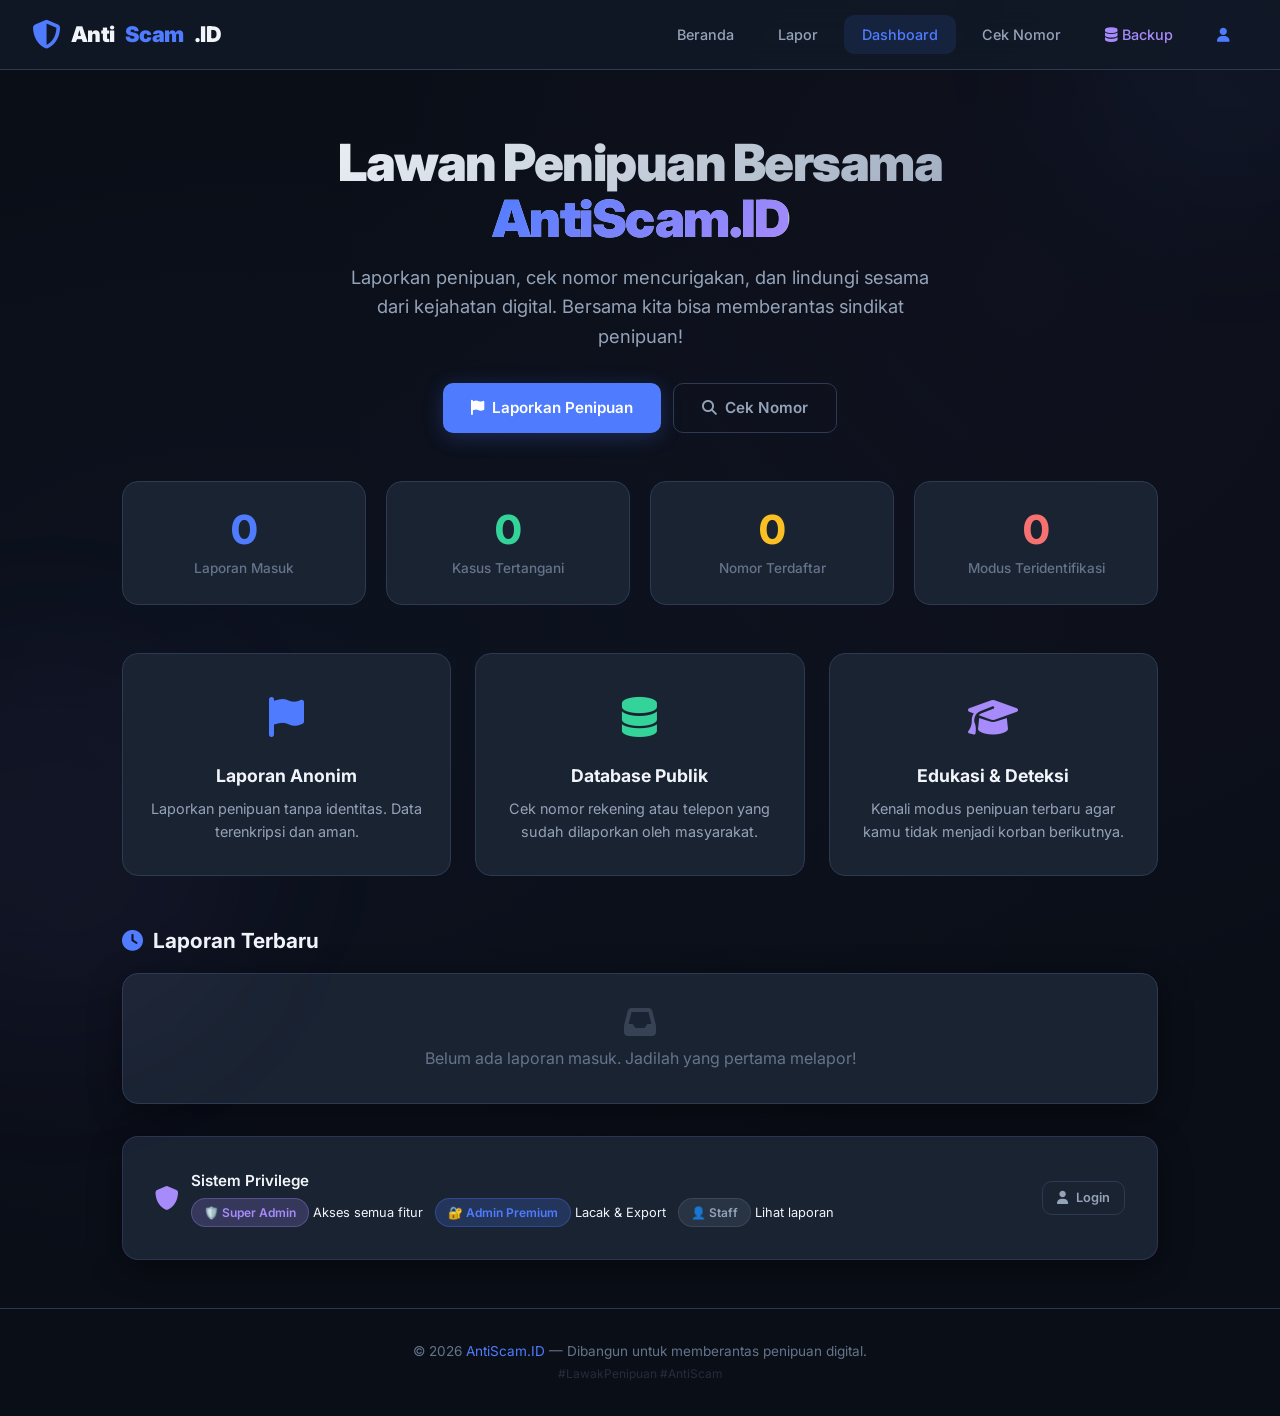
<file: index.html>
<!DOCTYPE html>
<html lang="id">
<head>
    <meta charset="UTF-8" />
    <meta name="viewport" content="width=device-width, initial-scale=1.0" />
    <title>AntiScam.ID - Lawan Penipuan Digital</title>
    
    <link rel="stylesheet" href="css/style.css" />
    <link rel="stylesheet" href="https://cdnjs.cloudflare.com/ajax/libs/font-awesome/6.5.0/css/all.min.css" />
</head>
<body>

    <div class="glow-orb glow-orb-1"></div>
    <div class="glow-orb glow-orb-2"></div>

    <!-- ===== NAVBAR ===== -->
    <nav class="navbar">
        <a href="index.html" class="navbar-brand">
            <i class="fas fa-shield-halved icon"></i>
            Anti<span class="highlight">Scam</span>.ID
        </a>
        <div class="navbar-links">
            <a href="index.html">Beranda</a>
            <a href="report.html">Lapor</a>
            <a href="dashboard.html" class="active">Dashboard</a>
            <a href="cek-nomor.html">Cek Nomor</a>
            <!-- Tampilkan hanya untuk Super Admin -->
            <a href="data-import-export.html" id="importExportLink" style="color:var(--accent-purple);">
                <i class="fas fa-database"></i> Backup
            </a>
            <a href="login.html" id="navLogin" style="color:var(--accent-blue);">
                <i class="fas fa-user"></i>
            </a>
        </div>
    </nav>

    <!-- ===== HERO ===== -->
    <section class="hero animate-fade-in">
        <h1>
            Lawan Penipuan Bersama<br />
            <span class="highlight">AntiScam.ID</span>
        </h1>
        <p>
            Laporkan penipuan, cek nomor mencurigakan, dan lindungi sesama dari kejahatan digital.
            Bersama kita bisa memberantas sindikat penipuan!
        </p>
        <div class="actions">
            <a href="report.html" class="btn btn-primary">
                <i class="fas fa-flag"></i> Laporkan Penipuan
            </a>
            <a href="cek-nomor.html" class="btn btn-outline">
                <i class="fas fa-search"></i> Cek Nomor
            </a>
        </div>
    </section>

    <!-- ===== STATISTIK ===== -->
    <div class="stats-grid animate-fade-in" style="animation-delay:0.1s;">
        <div class="stat-card">
            <div class="stat-number blue" id="statTotal">0</div>
            <div class="stat-label">Laporan Masuk</div>
        </div>
        <div class="stat-card">
            <div class="stat-number green" id="statSelesai">0</div>
            <div class="stat-label">Kasus Tertangani</div>
        </div>
        <div class="stat-card">
            <div class="stat-number yellow" id="statNomor">0</div>
            <div class="stat-label">Nomor Terdaftar</div>
        </div>
        <div class="stat-card">
            <div class="stat-number red" id="statModus">0</div>
            <div class="stat-label">Modus Teridentifikasi</div>
        </div>
    </div>

    <!-- ===== FITUR ===== -->
    <div class="features-grid animate-fade-in" style="animation-delay:0.2s;">
        <div class="feature-card">
            <span class="icon"><i class="fas fa-flag" style="color:var(--accent-blue);"></i></span>
            <h3>Laporan Anonim</h3>
            <p>Laporkan penipuan tanpa identitas. Data terenkripsi dan aman.</p>
        </div>
        <div class="feature-card">
            <span class="icon"><i class="fas fa-database" style="color:var(--accent-green);"></i></span>
            <h3>Database Publik</h3>
            <p>Cek nomor rekening atau telepon yang sudah dilaporkan oleh masyarakat.</p>
        </div>
        <div class="feature-card">
            <span class="icon"><i class="fas fa-graduation-cap" style="color:var(--accent-purple);"></i></span>
            <h3>Edukasi & Deteksi</h3>
            <p>Kenali modus penipuan terbaru agar kamu tidak menjadi korban berikutnya.</p>
        </div>
    </div>

    <!-- ===== LAPORAN TERBARU ===== -->
    <div style="max-width:1100px; margin:0 auto 2rem; padding:0 2rem;">
        <h2 style="font-size:1.3rem; font-weight:700; margin-bottom:1rem; display:flex; align-items:center; gap:10px;">
            <i class="fas fa-clock" style="color:var(--accent-blue);"></i>
            Laporan Terbaru
        </h2>
        <div id="recentReports">
            <!-- Diisi oleh JavaScript -->
        </div>
    </div>

    <!-- ===== LEVEL PRIVILEGE INFO ===== -->
    <div style="max-width:1100px; margin:0 auto 2rem; padding:0 2rem;">
        <div class="card" style="border-color:rgba(167,139,250,0.15);">
            <div style="display:flex; align-items:center; gap:12px; flex-wrap:wrap;">
                <i class="fas fa-shield" style="color:var(--accent-purple); font-size:1.5rem;"></i>
                <div style="flex:1;">
                    <h4 style="font-weight:600; font-size:0.95rem;">Sistem Privilege</h4>
                    <div style="display:flex; gap:12px; flex-wrap:wrap; margin-top:4px; font-size:0.8rem;">
                        <span><span class="badge badge-superadmin">🛡️ Super Admin</span> Akses semua fitur</span>
                        <span><span class="badge badge-admin">🔐 Admin Premium</span> Lacak & Export</span>
                        <span><span class="badge badge-staff">👤 Staff</span> Lihat laporan</span>
                    </div>
                </div>
                <a href="login.html" class="btn btn-outline btn-sm">
                    <i class="fas fa-user"></i> Login
                </a>
            </div>
        </div>
    </div>

    <!-- ===== FOOTER ===== -->
    <footer class="footer">
        &copy; 2026 <a href="index.html">AntiScam.ID</a> — Dibangun untuk memberantas penipuan digital.
        <br />
        <span style="opacity:0.3; font-size:0.75rem;">#LawakPenipuan #AntiScam</span>
    </footer>

    <!-- ===== JAVASCRIPT ===== -->
    <script src="js/main.js"></script>
</body>
</html>
</file>
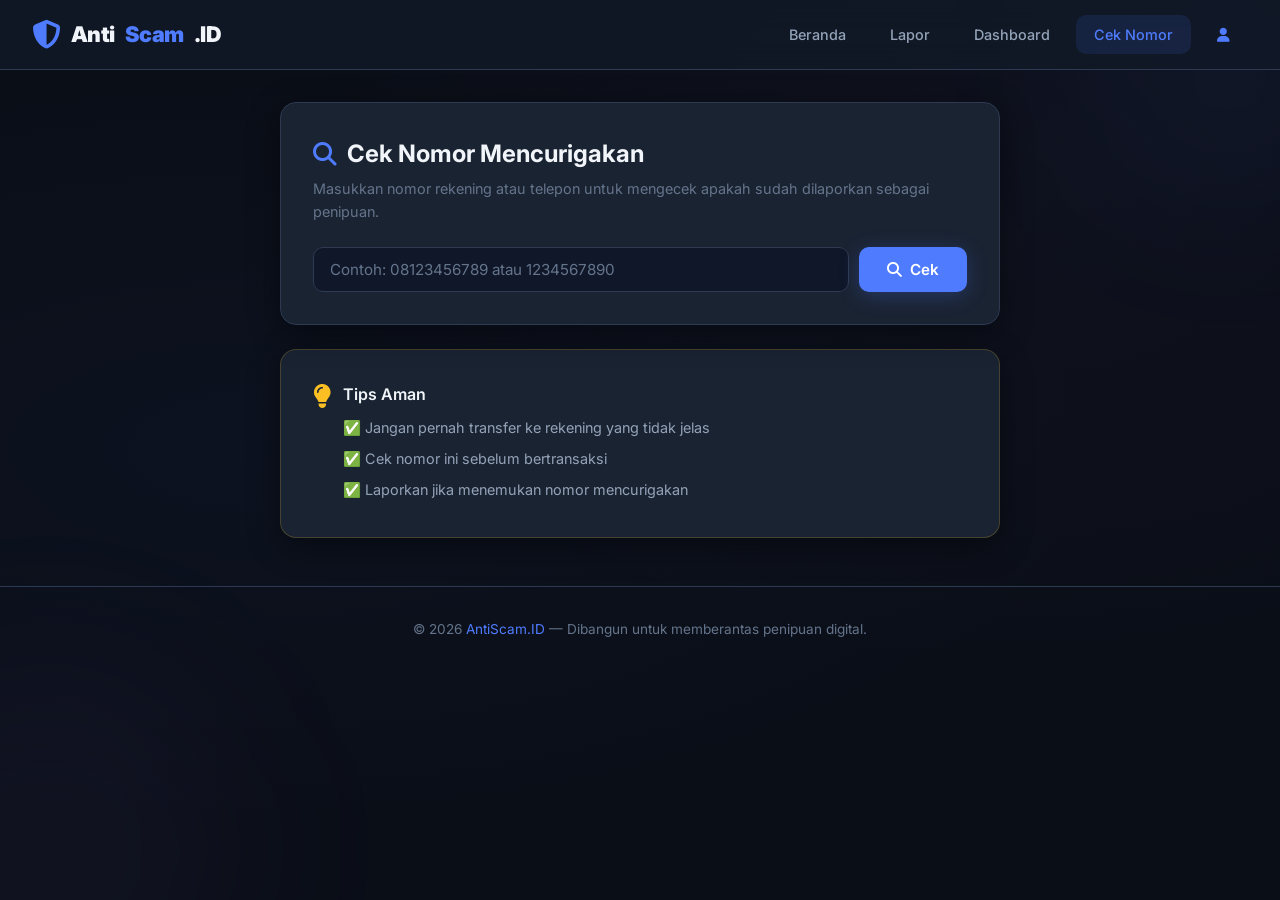
<file: cek-nomor.html>
<!DOCTYPE html>
<html lang="id">
<head>
    <meta charset="UTF-8" />
    <meta name="viewport" content="width=device-width, initial-scale=1.0" />
    <title>Cek Nomor - AntiScam.ID</title>
    
    <link rel="stylesheet" href="css/style.css" />
    <link rel="stylesheet" href="https://cdnjs.cloudflare.com/ajax/libs/font-awesome/6.5.0/css/all.min.css" />
</head>
<body>

    <div class="glow-orb glow-orb-1"></div>
    <div class="glow-orb glow-orb-2"></div>

    <!-- NAVBAR -->
    <nav class="navbar">
        <a href="index.html" class="navbar-brand">
            <i class="fas fa-shield-halved icon"></i>
            Anti<span class="highlight">Scam</span>.ID
        </a>
        <div class="navbar-links">
            <a href="index.html">Beranda</a>
            <a href="report.html">Lapor</a>
            <a href="dashboard.html">Dashboard</a>
            <a href="cek-nomor.html" class="active">Cek Nomor</a>
            <a href="login.html" id="navLogin" style="color:var(--accent-blue);">
                <i class="fas fa-user"></i>
            </a>
        </div>
    </nav>

    <!-- CEK NOMOR -->
    <div style="max-width:768px; margin:2rem auto; padding:0 1.5rem;">
        <div class="card animate-fade-in">
            <h1 style="font-size:1.5rem; font-weight:700; display:flex; align-items:center; gap:10px;">
                <i class="fas fa-search" style="color:var(--accent-blue);"></i>
                Cek Nomor Mencurigakan
            </h1>
            <p class="text-muted" style="margin-top:4px; font-size:0.9rem;">
                Masukkan nomor rekening atau telepon untuk mengecek apakah sudah dilaporkan sebagai penipuan.
            </p>

            <form id="cekForm" style="margin-top:1.5rem; display:flex; gap:10px; flex-wrap:wrap;">
                <input type="text" id="nomorCari" class="form-control" 
                       placeholder="Contoh: 08123456789 atau 1234567890" 
                       style="flex:1; min-width:200px;" required />
                <button type="submit" class="btn btn-primary" style="flex-shrink:0;">
                    <i class="fas fa-search"></i> Cek
                </button>
            </form>

            <div id="hasilCek"></div>
        </div>

        <!-- Tips -->
        <div class="card" style="margin-top:1.5rem; border-color:rgba(251,191,36,0.2);">
            <div style="display:flex; gap:12px; align-items:flex-start;">
                <i class="fas fa-lightbulb" style="color:var(--accent-yellow); font-size:1.5rem; margin-top:2px;"></i>
                <div>
                    <h4 style="font-weight:600; font-size:1rem;">Tips Aman</h4>
                    <ul style="color:var(--text-secondary); font-size:0.9rem; list-style:none; padding:0; margin-top:4px;">
                        <li style="padding:4px 0;">✅ Jangan pernah transfer ke rekening yang tidak jelas</li>
                        <li style="padding:4px 0;">✅ Cek nomor ini sebelum bertransaksi</li>
                        <li style="padding:4px 0;">✅ Laporkan jika menemukan nomor mencurigakan</li>
                    </ul>
                </div>
            </div>
        </div>
    </div>

    <!-- FOOTER -->
    <footer class="footer">
        &copy; 2026 <a href="index.html">AntiScam.ID</a> — Dibangun untuk memberantas penipuan digital.
    </footer>

    <!-- Toast Container -->
    <div id="toastContainer" class="toast-container"></div>

    <script src="js/cek-nomor.js"></script>
</body>
</html>
</file>
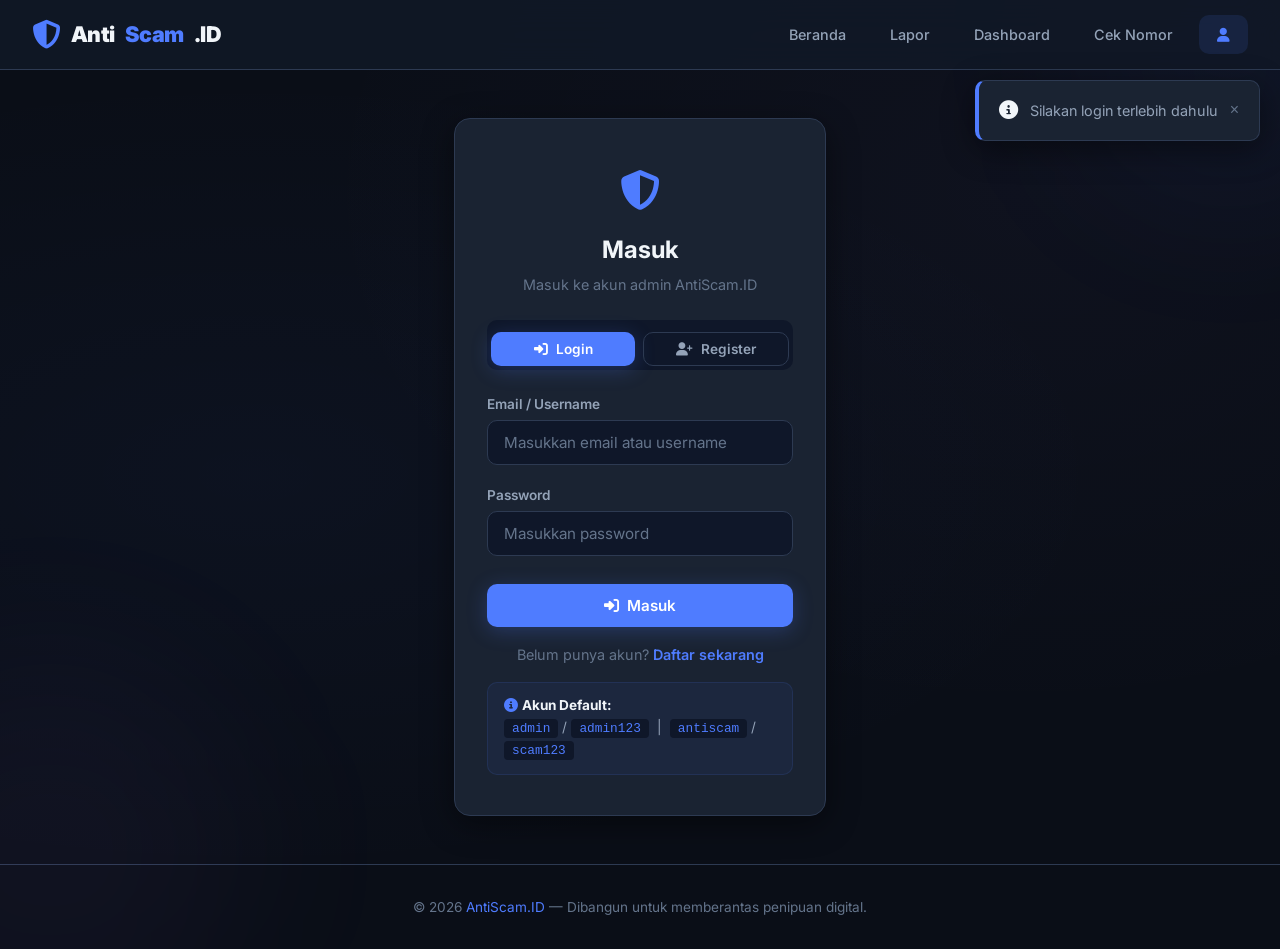
<file: data-import-export.html>
<!DOCTYPE html>
<html lang="id">
<head>
    <meta charset="UTF-8" />
    <meta name="viewport" content="width=device-width, initial-scale=1.0" />
    <title>Import/Export Data - AntiScam.ID</title>
    
    <link rel="stylesheet" href="css/style.css" />
    <link rel="stylesheet" href="https://cdnjs.cloudflare.com/ajax/libs/font-awesome/6.5.0/css/all.min.css" />
</head>
<body>

    <div class="glow-orb glow-orb-1"></div>
    <div class="glow-orb glow-orb-2"></div>

    <!-- NAVBAR -->
    <nav class="navbar">
        <a href="index.html" class="navbar-brand">
            <i class="fas fa-shield-halved icon"></i>
            Anti<span class="highlight">Scam</span>.ID
        </a>
        <div class="navbar-links">
            <a href="index.html">Beranda</a>
            <a href="report.html">Lapor</a>
            <a href="dashboard.html">Dashboard</a>
            <a href="cek-nomor.html">Cek Nomor</a>
            <a href="login.html" id="navLogin" style="color:var(--accent-blue);">
                <i class="fas fa-user"></i>
            </a>
        </div>
    </nav>

    <!-- IMPORT/EXPORT -->
    <div style="max-width:900px; margin:1.5rem auto 2rem; padding:0 1.5rem;">
        <div class="flex-between flex-wrap" style="margin-bottom:1.25rem;">
            <h1 style="font-size:1.5rem; font-weight:700; display:flex; align-items:center; gap:10px;">
                <i class="fas fa-database" style="color:var(--accent-blue);"></i>
                Import / Export Data
            </h1>
            <span style="color:var(--text-muted); font-size:0.85rem;">
                <i class="fas fa-shield"></i> JSON Format
            </span>
        </div>

        <!-- Info -->
        <div class="card" style="margin-bottom:1.5rem; border-color:rgba(251,191,36,0.2);">
            <div style="display:flex; gap:12px; align-items:flex-start;">
                <i class="fas fa-info-circle" style="color:var(--accent-yellow); font-size:1.5rem; margin-top:2px;"></i>
                <div>
                    <h4 style="font-weight:600; font-size:1rem;">Apa ini?</h4>
                    <p style="color:var(--text-secondary); font-size:0.9rem;">
                        Export semua data (laporan + admin) ke file JSON, atau import dari file JSON yang sudah ada.
                        <br />
                        <strong>Berguna untuk:</strong> Backup data, pindah ke perangkat lain, atau edit manual.
                    </p>
                </div>
            </div>
        </div>

        <!-- Grid -->
        <div class="import-export-grid">
            <!-- EXPORT -->
            <div class="import-export-box">
                <span class="icon"><i class="fas fa-file-export" style="color:var(--accent-green);"></i></span>
                <h3>📤 Export Data</h3>
                <p>Download semua data sebagai file JSON</p>
                <button id="exportBtn" class="btn btn-success">
                    <i class="fas fa-download"></i> Export JSON
                </button>
                <div id="exportPreview" class="preview-json" style="display:none;"></div>
            </div>

            <!-- IMPORT -->
            <div class="import-export-box">
                <span class="icon"><i class="fas fa-file-import" style="color:var(--accent-blue);"></i></span>
                <h3>📥 Import Data</h3>
                <p>Upload file JSON untuk mengganti data</p>
                <div class="file-input-wrapper">
                    <button class="btn btn-primary">
                        <i class="fas fa-upload"></i> Pilih File JSON
                    </button>
                    <input type="file" id="importFile" accept=".json" />
                </div>
                <div id="importPreview" class="preview-json" style="display:none;"></div>
                <button id="importConfirmBtn" class="btn btn-danger" style="display:none; margin-top:0.5rem;">
                    <i class="fas fa-exclamation-triangle"></i> Konfirmasi Import (Hapus Data Lama)
                </button>
            </div>
        </div>

        <!-- Data Saat Ini -->
        <div class="card" style="margin-top:1.5rem;">
            <h3 style="font-weight:600; font-size:1rem; margin-bottom:0.5rem;">
                <i class="fas fa-chart-simple" style="color:var(--accent-blue);"></i> Statistik Data Saat Ini
            </h3>
            <div id="dataStats" style="display:flex; gap:1.5rem; flex-wrap:wrap;">
                <div><strong id="statLaporan">0</strong> Laporan</div>
                <div><strong id="statAdmin">0</strong> Admin</div>
                <div><strong id="statNomorUnik">0</strong> Nomor Unik</div>
            </div>
        </div>
    </div>

    <!-- FOOTER -->
    <footer class="footer">
        &copy; 2026 <a href="index.html">AntiScam.ID</a> — Dibangun untuk memberantas penipuan digital.
    </footer>

    <!-- Toast -->
    <div id="toastContainer" class="toast-container"></div>

    <script src="js/data-import-export.js"></script>
</body>
</html>
</file>
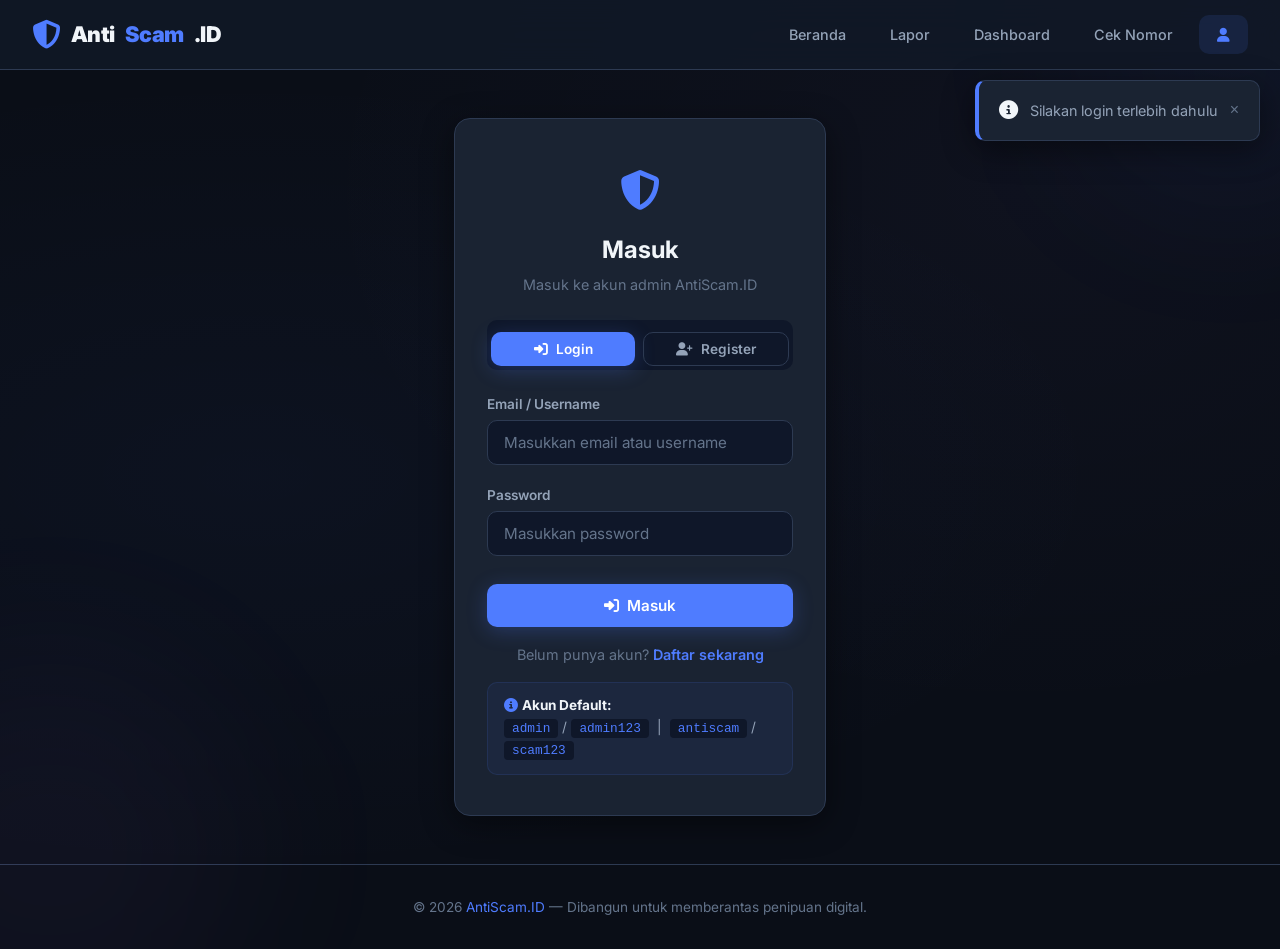
<file: kelola-admin.html>
<!DOCTYPE html>
<html lang="id">
<head>
    <meta charset="UTF-8" />
    <meta name="viewport" content="width=device-width, initial-scale=1.0" />
    <title>Kelola Admin - AntiScam.ID</title>
    
    <link rel="stylesheet" href="css/style.css" />
    <link rel="stylesheet" href="https://cdnjs.cloudflare.com/ajax/libs/font-awesome/6.5.0/css/all.min.css" />
</head>
<body>

    <div class="glow-orb glow-orb-1"></div>
    <div class="glow-orb glow-orb-2"></div>

    <nav class="navbar">
        <a href="index.html" class="navbar-brand">
            <i class="fas fa-shield-halved icon"></i>
            Anti<span class="highlight">Scam</span>.ID
        </a>
        <div class="navbar-links">
            <a href="index.html">Beranda</a>
            <a href="report.html">Lapor</a>
            <a href="dashboard.html">Dashboard</a>
            <a href="cek-nomor.html">Cek Nomor</a>
            <a href="kelola-admin.html" class="active">Kelola Admin</a>
            <a href="data-import-export.html" style="color:var(--accent-purple);">
                <i class="fas fa-database"></i> Backup
            </a>
            <a href="login.html" id="navLogin" style="color:var(--accent-blue);">
                <i class="fas fa-user"></i>
            </a>
        </div>
    </nav>

    <div style="max-width:900px; margin:1.5rem auto 2rem; padding:0 1.5rem;">
        <div class="flex-between flex-wrap" style="margin-bottom:1.25rem;">
            <h1 style="font-size:1.5rem; font-weight:700; display:flex; align-items:center; gap:10px;">
                <i class="fas fa-users-cog" style="color:var(--accent-purple);"></i>
                Kelola Admin
            </h1>
            <span style="color:var(--text-muted); font-size:0.85rem;">
                <i class="fas fa-shield"></i> Super Admin Only
            </span>
        </div>

        <!-- Tambah Admin -->
        <div class="card" style="margin-bottom:1.5rem;">
            <h3 style="font-weight:600; font-size:1.1rem; margin-bottom:0.75rem;">
                <i class="fas fa-user-plus" style="color:var(--accent-blue);"></i> Tambah Admin
            </h3>
            <form id="tambahAdminForm" style="display:flex; flex-wrap:wrap; gap:10px;">
                <input type="text" id="newUsername" class="form-control" placeholder="Username" style="flex:1; min-width:140px;" required />
                <input type="password" id="newPassword" class="form-control" placeholder="Password" style="flex:1; min-width:140px;" required />
                <select id="newRole" class="form-control" style="flex:0 1 auto; min-width:140px;">
                    <option value="staff">👤 Staff</option>
                    <option value="admin">🔐 Admin Premium</option>
                    <option value="superadmin">🛡️ Super Admin</option>
                </select>
                <button type="submit" class="btn btn-primary" style="flex-shrink:0;">
                    <i class="fas fa-plus"></i> Tambah
                </button>
            </form>
        </div>

        <!-- Daftar Admin -->
        <div class="card">
            <h3 style="font-weight:600; font-size:1.1rem; margin-bottom:0.75rem;">
                <i class="fas fa-list" style="color:var(--accent-blue);"></i> Daftar Admin
            </h3>
            <div class="table-container admin-table">
                <table>
                    <thead>
                        <tr>
                            <th>Username</th>
                            <th>Role</th>
                            <th>Level</th>
                            <th>Dibuat</th>
                            <th style="text-align:center;">Aksi</th>
                        </tr>
                    </thead>
                    <tbody id="adminTableBody">
                        <tr>
                            <td colspan="5" style="text-align:center; padding:2rem; color:var(--text-muted);">
                                <i class="fas fa-spinner fa-spin"></i> Memuat data...
                            </td>
                        </tr>
                    </tbody>
                </table>
            </div>
        </div>
    </div>

    <footer class="footer">
        &copy; 2026 <a href="index.html">AntiScam.ID</a> — Dibangun untuk memberantas penipuan digital.
    </footer>

    <div id="toastContainer" class="toast-container"></div>

    <script src="js/kelola-admin.js"></script>
</body>
</html>
</file>
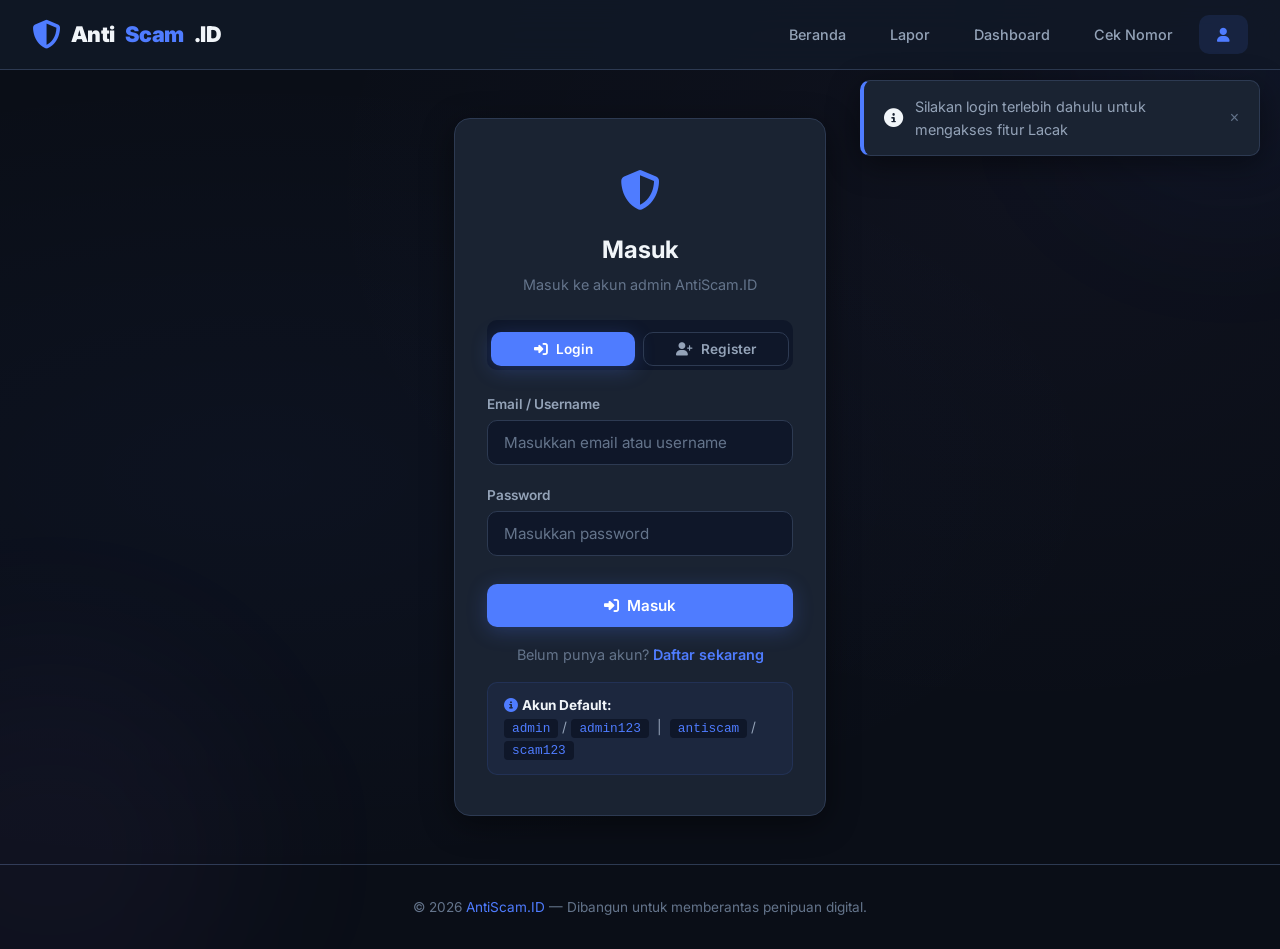
<file: lacak-rekening.html>
<!DOCTYPE html>
<html lang="id">
<head>
    <meta charset="UTF-8" />
    <meta name="viewport" content="width=device-width, initial-scale=1.0" />
    <title>Lacak Rekening - AntiScam.ID</title>
    
    <link rel="stylesheet" href="css/style.css" />
    <link rel="stylesheet" href="https://cdnjs.cloudflare.com/ajax/libs/font-awesome/6.5.0/css/all.min.css" />
</head>
<body>

    <div class="glow-orb glow-orb-1"></div>
    <div class="glow-orb glow-orb-2"></div>

    <!-- NAVBAR -->
    <nav class="navbar">
        <a href="index.html" class="navbar-brand">
            <i class="fas fa-shield-halved icon"></i>
            Anti<span class="highlight">Scam</span>.ID
        </a>
        <div class="navbar-links">
            <a href="index.html">Beranda</a>
            <a href="report.html">Lapor</a>
            <a href="dashboard.html">Dashboard</a>
            <a href="cek-nomor.html">Cek Nomor</a>
            <a href="login.html" id="navLogin" style="color:var(--accent-blue);">
                <i class="fas fa-user"></i>
            </a>
        </div>
    </nav>

    <!-- LACAK REKENING -->
    <div style="max-width:768px; margin:1.5rem auto 2rem; padding:0 1.5rem;">
        <div class="card animate-fade-in">
            <h1 style="font-size:1.5rem; font-weight:700; display:flex; align-items:center; gap:10px;">
                <i class="fas fa-search-dollar" style="color:var(--accent-blue);"></i>
                Lacak Rekening & Nama
            </h1>
            <p class="text-muted" style="margin-top:4px; font-size:0.9rem;">
                Masukkan nomor rekening atau nama pelaku untuk melacak data penipuan.
                <br />
                <span style="color:var(--accent-blue); font-size:0.8rem;">
                    <i class="fas fa-lock"></i> Fitur Premium - Admin Only
                </span>
            </p>

            <form id="lacakForm" style="margin-top:1.5rem; display:flex; gap:10px; flex-wrap:wrap;">
                <input type="text" id="keywordCari" class="form-control" 
                       placeholder="🔍 Cari nomor rekening atau nama..." 
                       style="flex:1; min-width:200px;" required />
                <button type="submit" class="btn btn-primary" style="flex-shrink:0;">
                    <i class="fas fa-search"></i> Lacak
                </button>
            </form>

            <div id="hasilLacak"></div>
        </div>

        <!-- Tips Premium -->
        <div class="card" style="border-color:rgba(167,139,250,0.2);">
            <div style="display:flex; gap:12px; align-items:flex-start;">
                <i class="fas fa-crown" style="color:var(--accent-yellow); font-size:1.5rem; margin-top:2px;"></i>
                <div>
                    <h4 style="font-weight:600; font-size:1rem;">Fitur Premium</h4>
                    <ul style="color:var(--text-secondary); font-size:0.9rem; list-style:none; padding:0; margin-top:4px;">
                        <li style="padding:4px 0;">🔍 Lacak berdasarkan nomor rekening</li>
                        <li style="padding:4px 0;">👤 Lacak berdasarkan nama pelaku</li>
                        <li style="padding:4px 0;">📊 Lihat statistik lengkap</li>
                        <li style="padding:4px 0;">🖼️ Lihat bukti foto (jika ada)</li>
                    </ul>
                </div>
            </div>
        </div>
    </div>

    <!-- FOOTER -->
    <footer class="footer">
        &copy; 2026 <a href="index.html">AntiScam.ID</a> — Dibangun untuk memberantas penipuan digital.
    </footer>

    <!-- Toast Container -->
    <div id="toastContainer" class="toast-container"></div>

    <script src="js/lacak-rekening.js"></script>
</body>
</html>
</file>
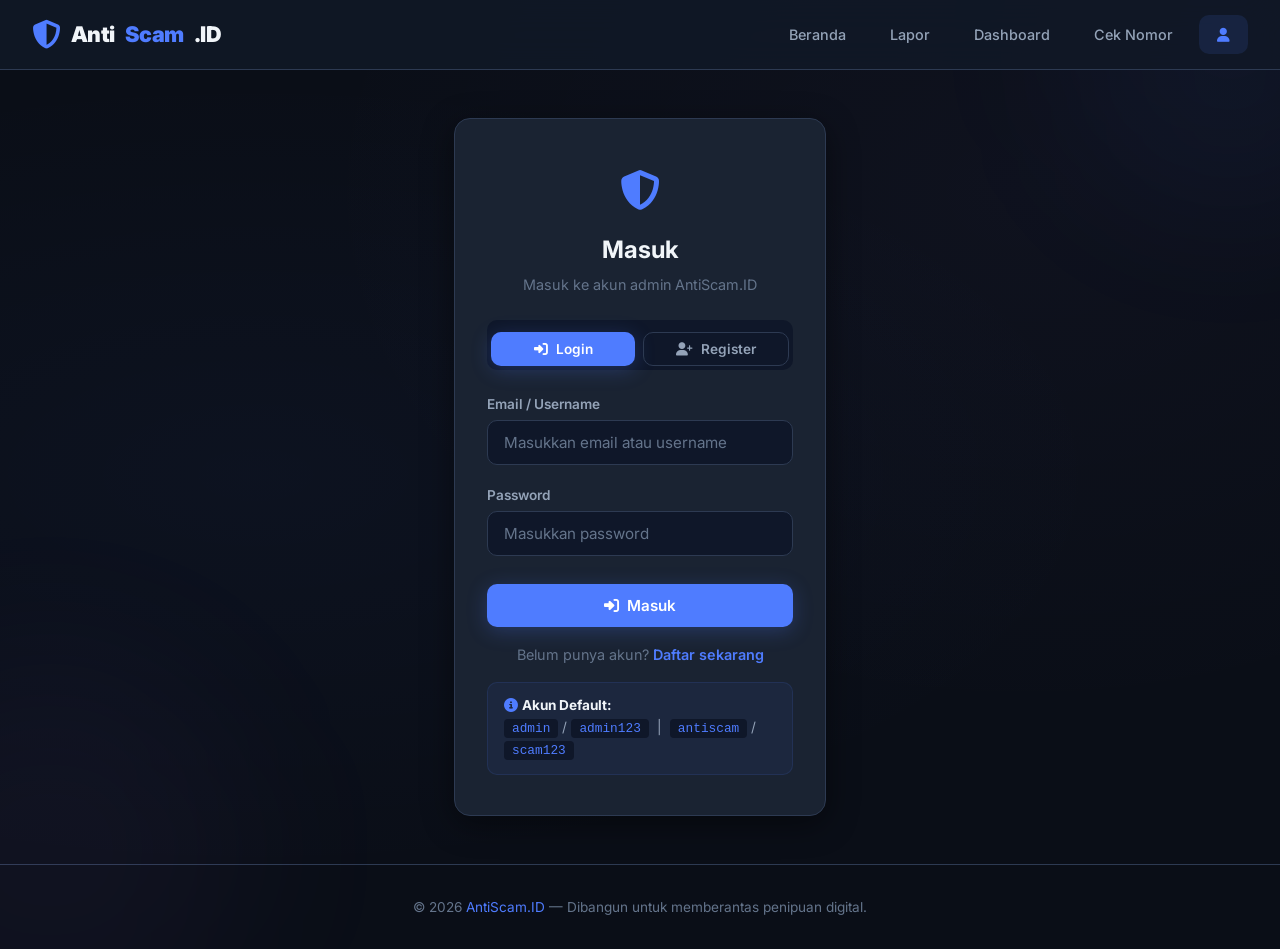
<file: login.html>
<!DOCTYPE html>
<html lang="id">
<head>
    <meta charset="UTF-8" />
    <meta name="viewport" content="width=device-width, initial-scale=1.0" />
    <title>Login - AntiScam.ID</title>
    
    <link rel="stylesheet" href="css/style.css" />
    <link rel="stylesheet" href="https://cdnjs.cloudflare.com/ajax/libs/font-awesome/6.5.0/css/all.min.css" />
</head>
<body>

    <div class="glow-orb glow-orb-1"></div>
    <div class="glow-orb glow-orb-2"></div>

    <!-- NAVBAR -->
    <nav class="navbar">
        <a href="index.html" class="navbar-brand">
            <i class="fas fa-shield-halved icon"></i>
            Anti<span class="highlight">Scam</span>.ID
        </a>
        <div class="navbar-links">
            <a href="index.html">Beranda</a>
            <a href="report.html">Lapor</a>
            <a href="dashboard.html">Dashboard</a>
            <a href="cek-nomor.html">Cek Nomor</a>
            <a href="login.html" class="active" style="color:var(--accent-blue);">
                <i class="fas fa-user"></i>
            </a>
        </div>
    </nav>

    <!-- LOGIN / REGISTER -->
    <div class="login-container animate-fade-in">
        <div class="login-card">
            <span class="logo"><i class="fas fa-shield-halved"></i></span>
            <h2 id="formTitle">Masuk</h2>
            <p class="subtitle" id="formSubtitle">Masuk ke akun admin AntiScam.ID</p>

            <!-- Toggle Mode -->
            <div class="auth-toggle">
                <button id="btnLogin" class="btn btn-primary btn-sm">
                    <i class="fas fa-sign-in-alt"></i> Login
                </button>
                <button id="btnRegister" class="btn btn-outline btn-sm">
                    <i class="fas fa-user-plus"></i> Register
                </button>
            </div>

            <form id="authForm">
                <!-- Username (Register) -->
                <div class="form-group" id="usernameGroup" style="display:none;">
                    <label>Username</label>
                    <input type="text" id="regUsername" class="form-control" placeholder="Pilih username" />
                </div>

                <!-- Email / Username (Login) -->
                <div class="form-group" id="loginGroup">
                    <label>Email / Username</label>
                    <input type="text" id="loginEmail" class="form-control" placeholder="Masukkan email atau username" />
                </div>

                <!-- Password -->
                <div class="form-group">
                    <label>Password</label>
                    <input type="password" id="authPassword" class="form-control" placeholder="Masukkan password" />
                </div>

                <!-- Confirm Password (Register) -->
                <div class="form-group" id="confirmGroup" style="display:none;">
                    <label>Konfirmasi Password</label>
                    <input type="password" id="confirmPassword" class="form-control" placeholder="Ulangi password" />
                </div>

                <button type="submit" id="authSubmit" class="btn btn-primary">
                    <i class="fas fa-sign-in-alt"></i> <span id="btnText">Masuk</span>
                </button>
            </form>

            <div class="register-link" id="toggleLink">
                Belum punya akun? <a href="#" id="toggleAuth">Daftar sekarang</a>
            </div>

            <!-- Informasi Akun Default -->
            <div class="admin-info">
                <i class="fas fa-info-circle" style="color:var(--accent-blue);"></i>
                <strong>Akun Default:</strong><br />
                <code>admin</code> / <code>admin123</code> &nbsp;|&nbsp; 
                <code>antiscam</code> / <code>scam123</code>
            </div>
        </div>
    </div>

    <!-- FOOTER -->
    <footer class="footer">
        &copy; 2026 <a href="index.html">AntiScam.ID</a> — Dibangun untuk memberantas penipuan digital.
    </footer>

    <!-- Toast Container -->
    <div id="toastContainer" class="toast-container"></div>

    <script src="js/login.js"></script>
</body>
</html>
</file>
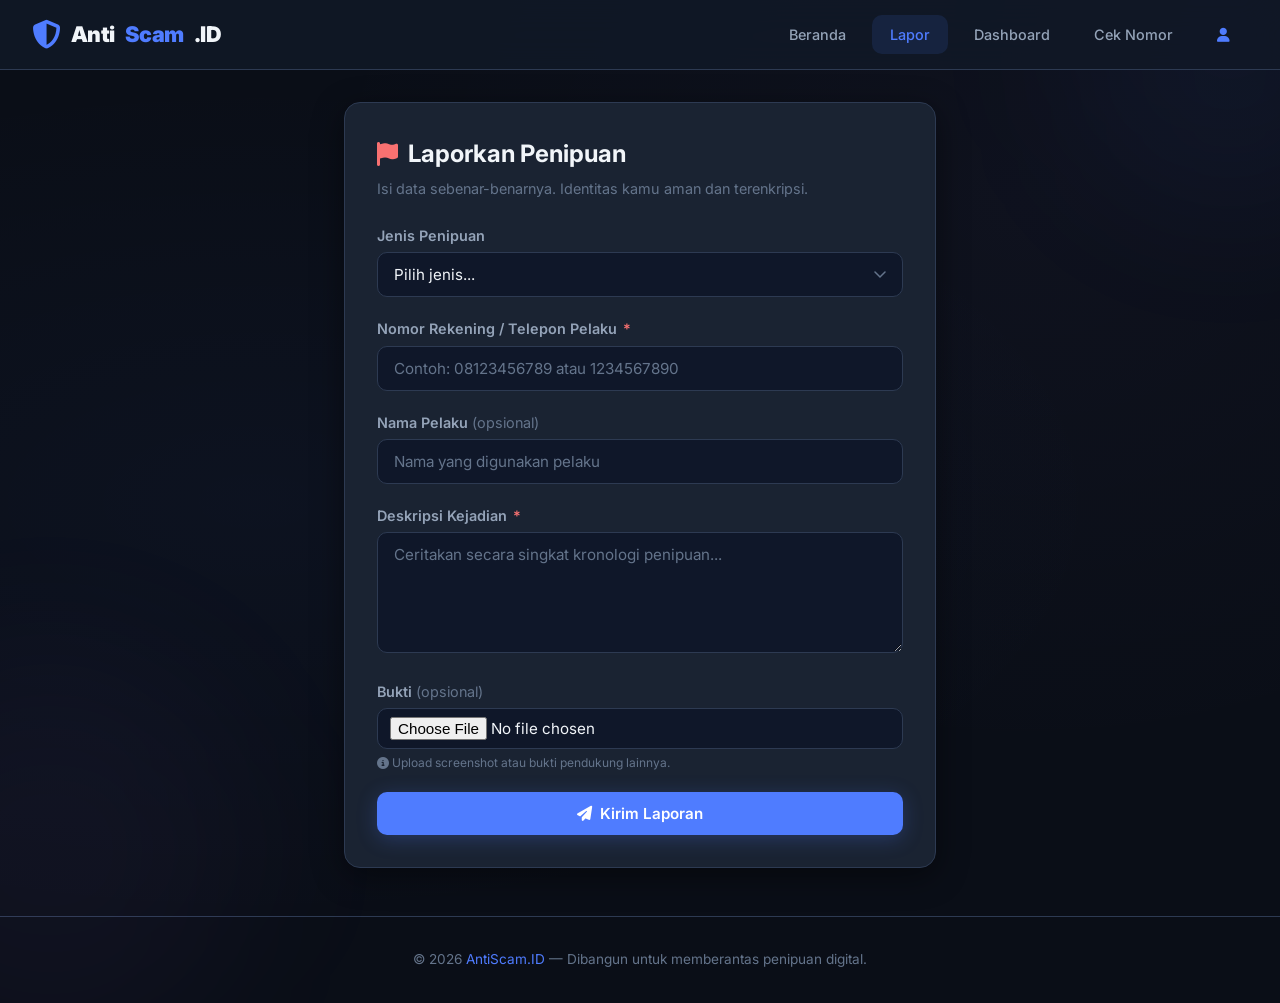
<file: report.html>
<!DOCTYPE html>
<html lang="id">
<head>
    <meta charset="UTF-8" />
    <meta name="viewport" content="width=device-width, initial-scale=1.0" />
    <title>Lapor Penipuan - AntiScam.ID</title>
    
    <link rel="stylesheet" href="css/style.css" />
    <link rel="stylesheet" href="https://cdnjs.cloudflare.com/ajax/libs/font-awesome/6.5.0/css/all.min.css" />
</head>
<body>

    <div class="glow-orb glow-orb-1"></div>
    <div class="glow-orb glow-orb-2"></div>

    <!-- NAVBAR -->
    <nav class="navbar">
        <a href="index.html" class="navbar-brand">
            <i class="fas fa-shield-halved icon"></i>
            Anti<span class="highlight">Scam</span>.ID
        </a>
        <div class="navbar-links">
            <a href="index.html">Beranda</a>
            <a href="report.html" class="active">Lapor</a>
            <a href="dashboard.html">Dashboard</a>
            <a href="cek-nomor.html">Cek Nomor</a>
            <a href="login.html" id="navLogin" style="color:var(--accent-blue);">
                <i class="fas fa-user"></i>
            </a>
        </div>
    </nav>

    <!-- FORM -->
    <div class="form-container animate-fade-in">
        <div class="card">
            <h1 style="font-size:1.5rem; font-weight:700; display:flex; align-items:center; gap:10px;">
                <i class="fas fa-flag" style="color:var(--accent-red);"></i>
                Laporkan Penipuan
            </h1>
            <p class="text-muted" style="margin-top:4px; font-size:0.9rem;">
                Isi data sebenar-benarnya. Identitas kamu aman dan terenkripsi.
            </p>

            <form id="reportForm" style="margin-top:1.5rem;">
                <div class="form-group">
                    <label>Jenis Penipuan</label>
                    <select id="jenis" class="form-control" required>
                        <option value="">Pilih jenis...</option>
                        <option value="jual-beli">Jual-Beli Online Palsu</option>
                        <option value="investasi">Investasi Bodong</option>
                        <option value="phishing">Phishing / Pencurian Data</option>
                        <option value="pinjaman">Pinjaman Online Ilegal</option>
                        <option value="lowongan">Lowongan Kerja Palsu</option>
                        <option value="others">Lainnya</option>
                    </select>
                </div>

                <div class="form-group">
                    <label>Nomor Rekening / Telepon Pelaku <span class="required">*</span></label>
                    <input type="text" id="nomorPelaku" class="form-control" 
                           placeholder="Contoh: 08123456789 atau 1234567890" required />
                </div>

                <div class="form-group">
                    <label>Nama Pelaku <span style="color:var(--text-muted); font-weight:400;">(opsional)</span></label>
                    <input type="text" id="namaPelaku" class="form-control" 
                           placeholder="Nama yang digunakan pelaku" />
                </div>

                <div class="form-group">
                    <label>Deskripsi Kejadian <span class="required">*</span></label>
                    <textarea id="deskripsi" class="form-control" rows="5" 
                              placeholder="Ceritakan secara singkat kronologi penipuan..." required></textarea>
                </div>

                <div class="form-group">
                    <label>Bukti <span style="color:var(--text-muted); font-weight:400;">(opsional)</span></label>
                    <input type="file" id="bukti" class="form-control" accept="image/*" />
                    <p class="text-muted text-xs" style="margin-top:4px;">
                        <i class="fas fa-info-circle"></i> Upload screenshot atau bukti pendukung lainnya.
                    </p>
                </div>

                <button type="submit" id="submitBtn" class="btn btn-primary btn-block">
                    <i class="fas fa-paper-plane"></i> Kirim Laporan
                </button>

                <div id="successMessage" class="alert alert-success alert-hidden">
                    <i class="fas fa-check-circle" style="font-size:1.2rem;"></i>
                    Laporan berhasil dikirim! Terima kasih sudah membantu memberantas penipuan. 🎉
                </div>
            </form>
        </div>
    </div>

    <!-- FOOTER -->
    <footer class="footer">
        &copy; 2026 <a href="index.html">AntiScam.ID</a> — Dibangun untuk memberantas penipuan digital.
    </footer>

    <script src="js/report.js"></script>
</body>
</html>
</file>
<file: css/style.css>
/* ============================================
   STYLE.CSS - Tema Gelap Elegan
   Dibuat khusus untuk AntiScam.ID
   ============================================ */

/* ---------- IMPORT FONT ---------- */
@import url('https://fonts.googleapis.com/css2?family=Inter:wght@300;400;600;700;800;900&display=swap');

/* ---------- ROOT VARIABLES (Tema Gelap) ---------- */
:root {
    --bg-primary: #0a0e17;
    --bg-secondary: #111827;
    --bg-card: #1a2332;
    --bg-card-hover: #243044;
    --bg-input: #0f1729;
    --bg-navbar: rgba(17, 24, 39, 0.92);
    
    --text-primary: #f1f5f9;
    --text-secondary: #94a3b8;
    --text-muted: #64748b;
    
    --border-color: #2d3a52;
    --border-focus: #4f7cff;
    
    --accent-blue: #4f7cff;
    --accent-blue-glow: rgba(79, 124, 255, 0.25);
    --accent-green: #34d399;
    --accent-red: #f87171;
    --accent-yellow: #fbbf24;
    --accent-purple: #a78bfa;
    
    --shadow-card: 0 8px 32px rgba(0, 0, 0, 0.45);
    --shadow-glow: 0 0 40px rgba(79, 124, 255, 0.08);
    
    --radius: 16px;
    --radius-sm: 10px;
    --transition: 0.3s cubic-bezier(0.4, 0, 0.2, 1);
}

/* ---------- RESET & BASE ---------- */
* {
    margin: 0;
    padding: 0;
    box-sizing: border-box;
}

body {
    font-family: 'Inter', -apple-system, BlinkMacSystemFont, sans-serif;
    background: var(--bg-primary);
    color: var(--text-primary);
    min-height: 100vh;
    line-height: 1.6;
    background-image: 
        radial-gradient(ellipse at 20% 50%, rgba(79, 124, 255, 0.04) 0%, transparent 60%),
        radial-gradient(ellipse at 80% 20%, rgba(167, 139, 250, 0.03) 0%, transparent 50%);
}

a {
    text-decoration: none;
    color: inherit;
}

/* ---------- SCROLLBAR KUSTOM ---------- */
::-webkit-scrollbar {
    width: 6px;
    height: 6px;
}
::-webkit-scrollbar-track {
    background: var(--bg-secondary);
}
::-webkit-scrollbar-thumb {
    background: var(--border-color);
    border-radius: 10px;
}
::-webkit-scrollbar-thumb:hover {
    background: var(--accent-blue);
}

/* ---------- NAVBAR ---------- */
.navbar {
    position: sticky;
    top: 0;
    z-index: 100;
    background: var(--bg-navbar);
    backdrop-filter: blur(16px);
    -webkit-backdrop-filter: blur(16px);
    border-bottom: 1px solid var(--border-color);
    padding: 0 2rem;
    height: 70px;
    display: flex;
    align-items: center;
    justify-content: space-between;
}

.navbar-brand {
    display: flex;
    align-items: center;
    gap: 10px;
    font-size: 1.35rem;
    font-weight: 900;
    letter-spacing: -0.5px;
}

.navbar-brand .icon {
    font-size: 1.8rem;
    color: var(--accent-blue);
}

.navbar-brand span {
    color: var(--text-primary);
}
.navbar-brand .highlight {
    color: var(--accent-blue);
}

.navbar-links {
    display: flex;
    align-items: center;
    gap: 8px;
}

.navbar-links a {
    padding: 8px 18px;
    border-radius: var(--radius-sm);
    font-size: 0.9rem;
    font-weight: 500;
    color: var(--text-secondary);
    transition: var(--transition);
    position: relative;
}

.navbar-links a:hover {
    color: var(--text-primary);
    background: rgba(255, 255, 255, 0.04);
}

.navbar-links a.active {
    color: var(--accent-blue);
    background: rgba(79, 124, 255, 0.12);
}

.navbar-links .admin-badge {
    background: rgba(52, 211, 153, 0.15);
    color: var(--accent-green);
    padding: 2px 10px;
    border-radius: 50px;
    font-size: 0.65rem;
    font-weight: 600;
    margin-left: 4px;
}

/* ---------- BUTTONS ---------- */
.btn {
    display: inline-flex;
    align-items: center;
    gap: 8px;
    padding: 12px 28px;
    border-radius: var(--radius-sm);
    font-family: 'Inter', sans-serif;
    font-weight: 600;
    font-size: 0.95rem;
    border: none;
    cursor: pointer;
    transition: var(--transition);
    text-decoration: none;
}

.btn-primary {
    background: var(--accent-blue);
    color: #fff;
    box-shadow: 0 4px 20px var(--accent-blue-glow);
}
.btn-primary:hover {
    transform: translateY(-2px);
    box-shadow: 0 8px 32px var(--accent-blue-glow);
    background: #3d6aff;
}

.btn-outline {
    background: transparent;
    color: var(--text-secondary);
    border: 1px solid var(--border-color);
}
.btn-outline:hover {
    border-color: var(--accent-blue);
    color: var(--text-primary);
    background: rgba(79, 124, 255, 0.06);
}

.btn-success {
    background: var(--accent-green);
    color: #0a0e17;
}
.btn-success:hover {
    filter: brightness(1.1);
    transform: translateY(-2px);
}

.btn-danger {
    background: var(--accent-red);
    color: #0a0e17;
}
.btn-danger:hover {
    filter: brightness(1.1);
    transform: translateY(-2px);
}

.btn-sm {
    padding: 6px 14px;
    font-size: 0.8rem;
}

.btn-block {
    width: 100%;
    justify-content: center;
}

/* ---------- CARDS ---------- */
.card {
    background: var(--bg-card);
    border-radius: var(--radius);
    padding: 2rem;
    border: 1px solid var(--border-color);
    box-shadow: var(--shadow-card);
    transition: var(--transition);
}

.card:hover {
    border-color: rgba(79, 124, 255, 0.2);
    box-shadow: var(--shadow-card), var(--shadow-glow);
}

/* ---------- HERO SECTION ---------- */
.hero {
    text-align: center;
    padding: 4rem 2rem 3rem;
    max-width: 820px;
    margin: 0 auto;
}

.hero h1 {
    font-size: 3.2rem;
    font-weight: 900;
    letter-spacing: -1.5px;
    line-height: 1.1;
    background: linear-gradient(135deg, #f1f5f9 0%, #94a3b8 100%);
    -webkit-background-clip: text;
    -webkit-text-fill-color: transparent;
    background-clip: text;
}

.hero h1 .highlight {
    background: linear-gradient(135deg, var(--accent-blue), var(--accent-purple));
    -webkit-background-clip: text;
    -webkit-text-fill-color: transparent;
    background-clip: text;
}

.hero p {
    color: var(--text-secondary);
    font-size: 1.15rem;
    margin-top: 1rem;
    max-width: 600px;
    margin-left: auto;
    margin-right: auto;
}

.hero .actions {
    display: flex;
    justify-content: center;
    gap: 12px;
    margin-top: 2rem;
    flex-wrap: wrap;
}

/* ---------- STATISTICS ---------- */
.stats-grid {
    display: grid;
    grid-template-columns: repeat(4, 1fr);
    gap: 1.25rem;
    max-width: 1100px;
    margin: 0 auto 3rem;
    padding: 0 2rem;
}

.stat-card {
    background: var(--bg-card);
    border: 1px solid var(--border-color);
    border-radius: var(--radius);
    padding: 1.5rem 1rem;
    text-align: center;
    transition: var(--transition);
}

.stat-card:hover {
    border-color: rgba(79, 124, 255, 0.25);
    transform: translateY(-4px);
    box-shadow: var(--shadow-glow);
}

.stat-number {
    font-size: 2.5rem;
    font-weight: 800;
    letter-spacing: -1px;
    line-height: 1.2;
}

.stat-number.blue { color: var(--accent-blue); }
.stat-number.green { color: var(--accent-green); }
.stat-number.yellow { color: var(--accent-yellow); }
.stat-number.red { color: var(--accent-red); }

.stat-label {
    color: var(--text-muted);
    font-size: 0.85rem;
    font-weight: 500;
    margin-top: 4px;
}

/* ---------- FEATURES ---------- */
.features-grid {
    display: grid;
    grid-template-columns: repeat(3, 1fr);
    gap: 1.5rem;
    max-width: 1100px;
    margin: 0 auto 3rem;
    padding: 0 2rem;
}

.feature-card {
    background: var(--bg-card);
    border: 1px solid var(--border-color);
    border-radius: var(--radius);
    padding: 2rem 1.5rem;
    text-align: center;
    transition: var(--transition);
}

.feature-card:hover {
    border-color: rgba(79, 124, 255, 0.25);
    transform: translateY(-4px);
    box-shadow: var(--shadow-glow);
}

.feature-card .icon {
    font-size: 2.5rem;
    margin-bottom: 0.75rem;
    display: block;
}

.feature-card h3 {
    font-size: 1.1rem;
    font-weight: 700;
    margin-bottom: 0.4rem;
}

.feature-card p {
    color: var(--text-secondary);
    font-size: 0.9rem;
}

/* ---------- FORM ---------- */
.form-container {
    max-width: 640px;
    margin: 2rem auto;
    padding: 0 1.5rem;
}

.form-group {
    margin-bottom: 1.25rem;
}

.form-group label {
    display: block;
    font-size: 0.9rem;
    font-weight: 600;
    color: var(--text-secondary);
    margin-bottom: 5px;
}

.form-group label .required {
    color: var(--accent-red);
    margin-left: 2px;
}

.form-control {
    width: 100%;
    padding: 12px 16px;
    background: var(--bg-input);
    border: 1px solid var(--border-color);
    border-radius: var(--radius-sm);
    color: var(--text-primary);
    font-family: 'Inter', sans-serif;
    font-size: 0.95rem;
    transition: var(--transition);
    outline: none;
}

.form-control:focus {
    border-color: var(--accent-blue);
    box-shadow: 0 0 0 3px var(--accent-blue-glow);
}

.form-control::placeholder {
    color: var(--text-muted);
}

select.form-control {
    appearance: none;
    background-image: url("data:image/svg+xml,%3Csvg xmlns='http://www.w3.org/2000/svg' width='12' height='8' viewBox='0 0 12 8'%3E%3Cpath d='M1 1l5 5 5-5' stroke='%2364748b' stroke-width='1.5' fill='none' stroke-linecap='round'/%3E%3C/svg%3E");
    background-repeat: no-repeat;
    background-position: right 16px center;
    cursor: pointer;
}

textarea.form-control {
    resize: vertical;
    min-height: 120px;
}

input[type="file"].form-control {
    padding: 8px 12px;
    background: var(--bg-input);
}

/* ---------- TABLE ---------- */
.table-container {
    overflow-x: auto;
    border-radius: var(--radius);
    border: 1px solid var(--border-color);
    background: var(--bg-card);
}

table {
    width: 100%;
    border-collapse: collapse;
    font-size: 0.9rem;
}

table thead {
    background: var(--bg-secondary);
    border-bottom: 1px solid var(--border-color);
}

table th {
    text-align: left;
    padding: 12px 16px;
    font-weight: 600;
    color: var(--text-secondary);
    font-size: 0.8rem;
    text-transform: uppercase;
    letter-spacing: 0.5px;
}

table td {
    padding: 12px 16px;
    border-bottom: 1px solid rgba(45, 58, 82, 0.3);
    color: var(--text-secondary);
}

table tbody tr {
    transition: var(--transition);
    cursor: pointer;
}

table tbody tr:hover {
    background: rgba(255, 255, 255, 0.02);
}

table tbody tr:last-child td {
    border-bottom: none;
}

/* ---------- BADGE / STATUS ---------- */
.badge {
    display: inline-flex;
    align-items: center;
    gap: 5px;
    padding: 4px 12px;
    border-radius: 50px;
    font-size: 0.75rem;
    font-weight: 600;
}

.badge-baru {
    background: rgba(251, 191, 36, 0.15);
    color: var(--accent-yellow);
}
.badge-proses {
    background: rgba(79, 124, 255, 0.15);
    color: var(--accent-blue);
}
.badge-selesai {
    background: rgba(52, 211, 153, 0.15);
    color: var(--accent-green);
}
.badge-tidak-valid {
    background: rgba(248, 113, 113, 0.15);
    color: var(--accent-red);
}

/* ---------- FILTER & SEARCH ---------- */
.toolbar {
    display: flex;
    flex-wrap: wrap;
    gap: 12px;
    margin-bottom: 1.5rem;
    align-items: center;
}

.toolbar .form-control {
    flex: 1;
    min-width: 160px;
}

.toolbar .form-control:first-child {
    flex: 0 1 auto;
    min-width: 140px;
}

/* ---------- FOOTER ---------- */
.footer {
    text-align: center;
    padding: 2rem;
    border-top: 1px solid var(--border-color);
    color: var(--text-muted);
    font-size: 0.85rem;
    margin-top: 3rem;
}

.footer a {
    color: var(--accent-blue);
}
.footer a:hover {
    text-decoration: underline;
}

/* ---------- ALERT / MESSAGE ---------- */
.alert {
    padding: 14px 18px;
    border-radius: var(--radius-sm);
    display: flex;
    align-items: center;
    gap: 10px;
    font-weight: 500;
    margin-top: 1rem;
}

.alert-success {
    background: rgba(52, 211, 153, 0.1);
    border: 1px solid rgba(52, 211, 153, 0.2);
    color: var(--accent-green);
}

.alert-hidden {
    display: none;
}

/* ============================================
   TAMBAHAN UNTUK FITUR CEK NOMOR & LOGIN
   ============================================ */

/* ---------- CEK NOMOR ---------- */
.search-result {
    background: var(--bg-card);
    border: 1px solid var(--border-color);
    border-radius: var(--radius);
    padding: 1.5rem;
    margin-top: 1.5rem;
    transition: var(--transition);
}

.search-result.found {
    border-color: rgba(248, 113, 113, 0.3);
    background: rgba(248, 113, 113, 0.03);
}

.search-result.not-found {
    border-color: rgba(52, 211, 153, 0.2);
    background: rgba(52, 211, 153, 0.03);
}

.search-result .result-icon {
    font-size: 2.5rem;
    text-align: center;
    display: block;
    margin-bottom: 0.5rem;
}

.search-result .result-title {
    font-size: 1.1rem;
    font-weight: 700;
    text-align: center;
}

.search-result .result-detail {
    color: var(--text-secondary);
    font-size: 0.9rem;
    text-align: center;
}

.search-result .report-list {
    margin-top: 1rem;
}

.search-result .report-item {
    padding: 0.75rem 1rem;
    border-bottom: 1px solid var(--border-color);
    display: flex;
    justify-content: space-between;
    align-items: center;
    flex-wrap: wrap;
    gap: 0.5rem;
}

.search-result .report-item:last-child {
    border-bottom: none;
}

.search-result .report-item .badge {
    font-size: 0.7rem;
}

/* ---------- LOGIN ---------- */
.login-container {
    max-width: 420px;
    margin: 3rem auto;
    padding: 0 1.5rem;
}

.login-card {
    background: var(--bg-card);
    border: 1px solid var(--border-color);
    border-radius: var(--radius);
    padding: 2.5rem 2rem;
    box-shadow: var(--shadow-card);
}

.login-card .logo {
    text-align: center;
    font-size: 2.5rem;
    color: var(--accent-blue);
    display: block;
    margin-bottom: 0.5rem;
}

.login-card h2 {
    text-align: center;
    font-size: 1.5rem;
    font-weight: 700;
    margin-bottom: 0.25rem;
}

.login-card .subtitle {
    text-align: center;
    color: var(--text-muted);
    font-size: 0.9rem;
    margin-bottom: 1.5rem;
}

.login-card .form-group {
    margin-bottom: 1.25rem;
}

.login-card .form-group label {
    display: block;
    font-size: 0.85rem;
    font-weight: 600;
    color: var(--text-secondary);
    margin-bottom: 4px;
}

.login-card .form-control {
    width: 100%;
    padding: 12px 16px;
    background: var(--bg-input);
    border: 1px solid var(--border-color);
    border-radius: var(--radius-sm);
    color: var(--text-primary);
    font-size: 0.95rem;
    transition: var(--transition);
    outline: none;
}

.login-card .form-control:focus {
    border-color: var(--accent-blue);
    box-shadow: 0 0 0 3px var(--accent-blue-glow);
}

.login-card .btn {
    width: 100%;
    justify-content: center;
    margin-top: 0.5rem;
}

.login-card .register-link {
    text-align: center;
    margin-top: 1rem;
    color: var(--text-muted);
    font-size: 0.9rem;
}

.login-card .register-link a {
    color: var(--accent-blue);
    font-weight: 600;
}

.login-card .register-link a:hover {
    text-decoration: underline;
}

/* ---------- TOGGLE LOGIN/REGISTER ---------- */
.auth-toggle {
    display: flex;
    gap: 8px;
    background: var(--bg-input);
    border-radius: var(--radius-sm);
    padding: 4px;
    margin-bottom: 1.5rem;
}

.auth-toggle .btn {
    flex: 1;
    justify-content: center;
    padding: 8px;
    font-size: 0.85rem;
}

/* ---------- DEFAULT ADMIN INFO ---------- */
.admin-info {
    background: rgba(79, 124, 255, 0.06);
    border: 1px solid rgba(79, 124, 255, 0.12);
    border-radius: var(--radius-sm);
    padding: 12px 16px;
    margin-top: 1rem;
    font-size: 0.85rem;
    color: var(--text-secondary);
}

.admin-info strong {
    color: var(--text-primary);
}

.admin-info code {
    background: var(--bg-input);
    padding: 2px 8px;
    border-radius: 4px;
    font-size: 0.8rem;
    color: var(--accent-blue);
    font-family: monospace;
}

/* ---------- TOAST NOTIFICATION ---------- */
.toast-container {
    position: fixed;
    top: 80px;
    right: 20px;
    z-index: 999;
    display: flex;
    flex-direction: column;
    gap: 10px;
}

.toast {
    padding: 14px 20px;
    border-radius: var(--radius-sm);
    background: var(--bg-card);
    border: 1px solid var(--border-color);
    box-shadow: var(--shadow-card);
    min-width: 280px;
    max-width: 400px;
    animation: slideInRight 0.4s ease;
    display: flex;
    align-items: center;
    gap: 12px;
}

.toast-success {
    border-left: 4px solid var(--accent-green);
}
.toast-error {
    border-left: 4px solid var(--accent-red);
}
.toast-info {
    border-left: 4px solid var(--accent-blue);
}

.toast .toast-icon {
    font-size: 1.2rem;
}
.toast .toast-message {
    font-size: 0.9rem;
    color: var(--text-secondary);
    flex: 1;
}
.toast .toast-close {
    background: none;
    border: none;
    color: var(--text-muted);
    cursor: pointer;
    font-size: 1rem;
}

@keyframes slideInRight {
    from { opacity: 0; transform: translateX(60px); }
    to { opacity: 1; transform: translateX(0); }
}

/* ---------- RESPONSIVE ---------- */
@media (max-width: 1024px) {
    .stats-grid {
        grid-template-columns: repeat(2, 1fr);
    }
    .features-grid {
        grid-template-columns: repeat(2, 1fr);
    }
}

@media (max-width: 768px) {
    .navbar {
        padding: 0 1rem;
        height: 60px;
        flex-wrap: wrap;
    }
    .navbar-brand {
        font-size: 1.1rem;
    }
    .navbar-links a {
        padding: 6px 10px;
        font-size: 0.75rem;
    }
    .navbar-links {
        gap: 2px;
    }
    
    .hero h1 {
        font-size: 2.2rem;
    }
    .hero p {
        font-size: 1rem;
    }
    
    .stats-grid {
        grid-template-columns: 1fr 1fr;
        gap: 0.75rem;
        padding: 0 1rem;
    }
    .stat-number {
        font-size: 1.8rem;
    }
    
    .features-grid {
        grid-template-columns: 1fr;
        padding: 0 1rem;
    }
    
    .toolbar {
        flex-direction: column;
    }
    .toolbar .form-control {
        width: 100%;
        flex: none;
    }
    .toolbar .form-control:first-child {
        flex: none;
    }
    
    .card {
        padding: 1.25rem;
    }
    .form-container {
        padding: 0 1rem;
    }
    
    table th, table td {
        padding: 8px 10px;
        font-size: 0.75rem;
    }
    
    .toast-container {
        top: 70px;
        right: 10px;
        left: 10px;
    }
    .toast {
        min-width: auto;
        width: 100%;
    }
    
    .login-card {
        padding: 1.5rem 1.25rem;
    }
}

@media (max-width: 480px) {
    .stats-grid {
        grid-template-columns: 1fr 1fr;
        gap: 0.5rem;
    }
    .stat-card {
        padding: 1rem 0.5rem;
    }
    .stat-number {
        font-size: 1.4rem;
    }
    
    .hero h1 {
        font-size: 1.8rem;
    }
    .hero .actions {
        flex-direction: column;
        align-items: center;
    }
    .hero .actions .btn {
        width: 100%;
        justify-content: center;
    }
    
    .navbar-links a {
        padding: 4px 8px;
        font-size: 0.7rem;
    }
    
    .auth-toggle .btn {
        font-size: 0.75rem;
        padding: 6px;
    }
}

/* ---------- UTILITY ---------- */
.text-center { text-align: center; }
.text-muted { color: var(--text-muted); }
.text-sm { font-size: 0.85rem; }
.text-xs { font-size: 0.75rem; }

.mt-1 { margin-top: 0.5rem; }
.mt-2 { margin-top: 1rem; }
.mt-3 { margin-top: 1.5rem; }
.mb-1 { margin-bottom: 0.5rem; }
.mb-2 { margin-bottom: 1rem; }
.mb-3 { margin-bottom: 1.5rem; }

.gap-1 { gap: 0.5rem; }
.gap-2 { gap: 1rem; }

.flex { display: flex; }
.flex-center { display: flex; align-items: center; justify-content: center; }
.flex-between { display: flex; align-items: center; justify-content: space-between; }
.flex-wrap { flex-wrap: wrap; }
.gap { gap: 0.75rem; }

.w-full { width: 100%; }
.max-w-3xl { max-width: 768px; }
.max-w-6xl { max-width: 1152px; }
.mx-auto { margin-left: auto; margin-right: auto; }
.px-4 { padding-left: 1rem; padding-right: 1rem; }
.py-4 { padding-top: 1rem; padding-bottom: 1rem; }

/* ---------- ANIMASI ---------- */
@keyframes fadeInUp {
    from { opacity: 0; transform: translateY(20px); }
    to { opacity: 1; transform: translateY(0); }
}

.animate-fade-in {
    animation: fadeInUp 0.5s ease forwards;
}

/* ---------- GLOW ORB (dekoratif) ---------- */
.glow-orb {
    position: fixed;
    border-radius: 50%;
    filter: blur(80px);
    pointer-events: none;
    z-index: 0;
}
.glow-orb-1 {
    width: 300px;
    height: 300px;
    background: rgba(79, 124, 255, 0.06);
    top: -100px;
    right: -100px;
}
.glow-orb-2 {
    width: 400px;
    height: 400px;
    background: rgba(167, 139, 250, 0.04);
    bottom: -150px;
    left: -150px;
}
/* ============================================
   TAMBAHAN UNTUK FITUR UBAH PASSWORD
   ============================================ */

/* ---------- UBAH PASSWORD ---------- */
.password-section {
    margin-top: 1.5rem;
    padding-top: 1.5rem;
    border-top: 1px solid var(--border-color);
}

.password-section .btn-change-password {
    background: rgba(79, 124, 255, 0.1);
    border: 1px solid rgba(79, 124, 255, 0.2);
    color: var(--accent-blue);
    padding: 8px 20px;
    border-radius: var(--radius-sm);
    cursor: pointer;
    font-size: 0.85rem;
    font-weight: 600;
    transition: var(--transition);
    display: inline-flex;
    align-items: center;
    gap: 8px;
}

.password-section .btn-change-password:hover {
    background: rgba(79, 124, 255, 0.2);
    transform: translateY(-2px);
}

/* ---------- MODAL UBAH PASSWORD ---------- */
.modal-overlay {
    position: fixed;
    top: 0;
    left: 0;
    width: 100%;
    height: 100%;
    background: rgba(0, 0, 0, 0.7);
    backdrop-filter: blur(8px);
    -webkit-backdrop-filter: blur(8px);
    z-index: 1000;
    display: none;
    align-items: center;
    justify-content: center;
    animation: fadeIn 0.3s ease;
}

.modal-overlay.active {
    display: flex;
}

.modal-box {
    background: var(--bg-card);
    border: 1px solid var(--border-color);
    border-radius: var(--radius);
    padding: 2rem;
    max-width: 440px;
    width: 100%;
    margin: 0 1.5rem;
    box-shadow: var(--shadow-card);
    animation: scaleIn 0.3s ease;
}

.modal-box .modal-title {
    font-size: 1.25rem;
    font-weight: 700;
    margin-bottom: 0.25rem;
    display: flex;
    align-items: center;
    gap: 10px;
}

.modal-box .modal-title i {
    color: var(--accent-blue);
}

.modal-box .modal-subtitle {
    color: var(--text-muted);
    font-size: 0.9rem;
    margin-bottom: 1.5rem;
}

.modal-box .form-group {
    margin-bottom: 1.25rem;
}

.modal-box .form-group label {
    display: block;
    font-size: 0.85rem;
    font-weight: 600;
    color: var(--text-secondary);
    margin-bottom: 4px;
}

.modal-box .form-control {
    width: 100%;
    padding: 12px 16px;
    background: var(--bg-input);
    border: 1px solid var(--border-color);
    border-radius: var(--radius-sm);
    color: var(--text-primary);
    font-size: 0.95rem;
    transition: var(--transition);
    outline: none;
}

.modal-box .form-control:focus {
    border-color: var(--accent-blue);
    box-shadow: 0 0 0 3px var(--accent-blue-glow);
}

.modal-box .modal-actions {
    display: flex;
    gap: 10px;
    margin-top: 0.5rem;
}

.modal-box .modal-actions .btn {
    flex: 1;
    justify-content: center;
}

.modal-box .modal-actions .btn-cancel {
    background: var(--bg-input);
    color: var(--text-secondary);
    border: 1px solid var(--border-color);
}

.modal-box .modal-actions .btn-cancel:hover {
    background: var(--border-color);
}

@keyframes fadeIn {
    from { opacity: 0; }
    to { opacity: 1; }
}

@keyframes scaleIn {
    from { opacity: 0; transform: scale(0.95); }
    to { opacity: 1; transform: scale(1); }
}

@media (max-width: 480px) {
    .modal-box {
        padding: 1.5rem;
        margin: 0 1rem;
    }
    .modal-box .modal-actions {
        flex-direction: column;
    }
}
/* ============================================
   TAMBAHAN UNTUK FITUR PRIVILEGE & LACAK
   ============================================ */

/* ---------- BADGE LEVEL ---------- */
.badge-superadmin {
    background: rgba(167, 139, 250, 0.2);
    color: var(--accent-purple);
    border: 1px solid rgba(167, 139, 250, 0.3);
}

.badge-admin {
    background: rgba(79, 124, 255, 0.2);
    color: var(--accent-blue);
    border: 1px solid rgba(79, 124, 255, 0.3);
}

.badge-staff {
    background: rgba(100, 116, 139, 0.2);
    color: var(--text-secondary);
    border: 1px solid rgba(100, 116, 139, 0.3);
}

/* ---------- KELOLA ADMIN ---------- */
.admin-table .btn-action {
    background: none;
    border: none;
    cursor: pointer;
    padding: 4px 8px;
    border-radius: 4px;
    transition: var(--transition);
    font-size: 0.9rem;
}

.admin-table .btn-action:hover {
    background: rgba(255, 255, 255, 0.05);
}

.admin-table .btn-action.danger {
    color: var(--accent-red);
}
.admin-table .btn-action.success {
    color: var(--accent-green);
}
.admin-table .btn-action.info {
    color: var(--accent-blue);
}

/* ---------- LACAK REKENING ---------- */
.tracking-result {
    background: var(--bg-card);
    border: 1px solid var(--border-color);
    border-radius: var(--radius);
    padding: 1.5rem;
    margin-top: 1.5rem;
}

.tracking-result .tracking-header {
    display: flex;
    justify-content: space-between;
    align-items: center;
    flex-wrap: wrap;
    gap: 0.5rem;
    margin-bottom: 1rem;
}

.tracking-result .tracking-header .status {
    padding: 4px 16px;
    border-radius: 50px;
    font-size: 0.8rem;
    font-weight: 600;
}

.tracking-result .tracking-header .status.found {
    background: rgba(248, 113, 113, 0.15);
    color: var(--accent-red);
}

.tracking-result .tracking-header .status.not-found {
    background: rgba(52, 211, 153, 0.15);
    color: var(--accent-green);
}

.tracking-result .tracking-grid {
    display: grid;
    grid-template-columns: 1fr 1fr;
    gap: 1rem;
}

.tracking-result .tracking-item {
    padding: 0.75rem;
    background: var(--bg-input);
    border-radius: var(--radius-sm);
}

.tracking-result .tracking-item label {
    display: block;
    font-size: 0.7rem;
    color: var(--text-muted);
    text-transform: uppercase;
    letter-spacing: 0.5px;
    font-weight: 600;
}

.tracking-result .tracking-item .value {
    font-size: 1rem;
    font-weight: 600;
    color: var(--text-primary);
    margin-top: 2px;
}

.tracking-result .tracking-item .value.highlight {
    color: var(--accent-blue);
}

/* ---------- PREMIUM FEATURE LOCK ---------- */
.premium-lock {
    text-align: center;
    padding: 3rem 1.5rem;
    background: var(--bg-card);
    border-radius: var(--radius);
    border: 2px dashed var(--border-color);
}

.premium-lock .lock-icon {
    font-size: 4rem;
    color: var(--text-muted);
    opacity: 0.3;
    display: block;
    margin-bottom: 1rem;
}

.premium-lock h3 {
    color: var(--text-secondary);
    margin-bottom: 0.5rem;
}

.premium-lock p {
    color: var(--text-muted);
    font-size: 0.9rem;
}

/* ---------- RESPONSIVE ---------- */
@media (max-width: 768px) {
    .tracking-result .tracking-grid {
        grid-template-columns: 1fr;
    }
}
/* ============================================
   TAMBAHAN UNTUK IMPORT/EXPORT JSON
   ============================================ */

/* ---------- IMPORT EXPORT ---------- */
.import-export-grid {
    display: grid;
    grid-template-columns: 1fr 1fr;
    gap: 1.5rem;
}

.import-export-box {
    background: var(--bg-card);
    border: 1px solid var(--border-color);
    border-radius: var(--radius);
    padding: 1.5rem;
    text-align: center;
    transition: var(--transition);
}

.import-export-box:hover {
    border-color: rgba(79, 124, 255, 0.2);
    box-shadow: var(--shadow-glow);
}

.import-export-box .icon {
    font-size: 3rem;
    display: block;
    margin-bottom: 0.5rem;
}

.import-export-box h3 {
    font-weight: 700;
    font-size: 1.1rem;
}

.import-export-box p {
    color: var(--text-muted);
    font-size: 0.85rem;
    margin: 0.5rem 0 1rem;
}

.import-export-box .file-input-wrapper {
    position: relative;
    display: inline-block;
}

.import-export-box .file-input-wrapper input[type="file"] {
    position: absolute;
    left: 0;
    top: 0;
    opacity: 0;
    width: 100%;
    height: 100%;
    cursor: pointer;
}

.preview-json {
    background: var(--bg-input);
    border-radius: var(--radius-sm);
    padding: 1rem;
    max-height: 300px;
    overflow-y: auto;
    font-family: monospace;
    font-size: 0.75rem;
    color: var(--text-secondary);
    white-space: pre-wrap;
    word-break: break-all;
    margin-top: 0.5rem;
    border: 1px solid var(--border-color);
}

.preview-json .json-key {
    color: var(--accent-blue);
}
.preview-json .json-string {
    color: var(--accent-green);
}
.preview-json .json-number {
    color: var(--accent-yellow);
}
.preview-json .json-boolean {
    color: var(--accent-purple);
}
.preview-json .json-null {
    color: var(--accent-red);
}

@media (max-width: 768px) {
    .import-export-grid {
        grid-template-columns: 1fr;
    }
}
</file>
